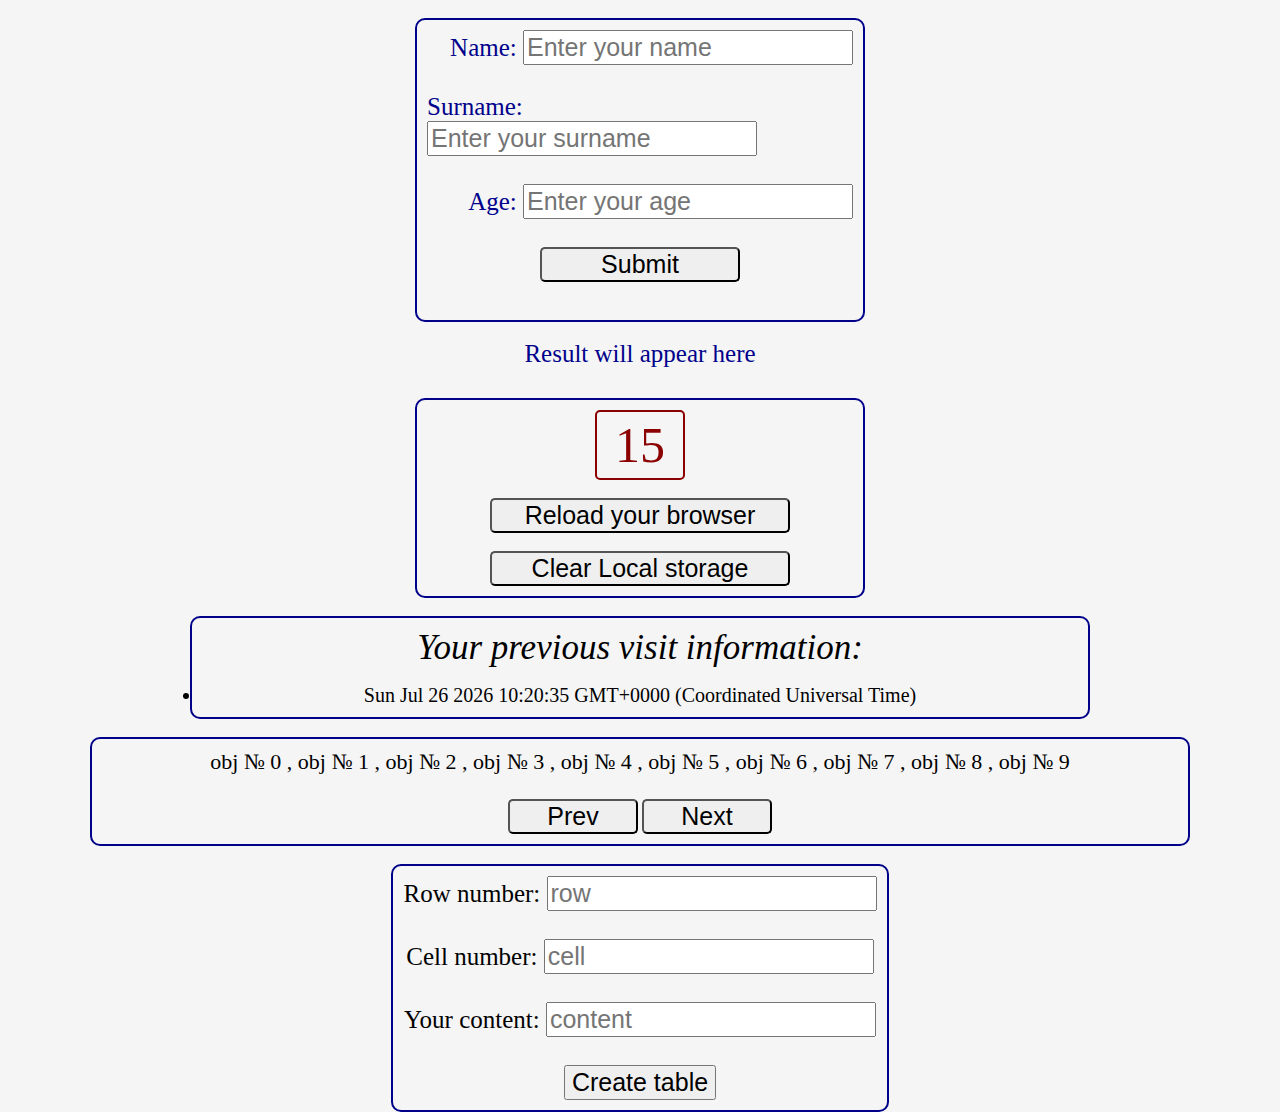
<file: Lesson 10/index.html>
<!doctype html>
<html lang="en">
<head>
    <meta charset="UTF-8">
    <meta name="viewport"
          content="width=device-width, user-scalable=no, initial-scale=1.0, maximum-scale=1.0, minimum-scale=1.0">
    <meta http-equiv="X-UA-Compatible" content="ie=edge">
    <title>Lesson 10</title>
    <link rel="stylesheet" href="main.css">
</head>
<body>
<div class="container"><br>

    <!--    TASK 1-->
    <form class="form">
        <label for="name">Name:
            <input type="text" id="name" placeholder="Enter your name" name="name">
        </label><br>

        <label for="surname">Surname:
            <input type="text" id="surname" placeholder="Enter your surname" name="surname">
        </label><br>

        <label for="age">Age:
            <input type="text" id="age" placeholder="Enter your age" name="age">
        </label><br>

        <input type="button" id="button" value="Submit" onclick="submitForm()"><br>
    </form>
    <br>

    <div id="result">Result will appear here</div>
    <br>

    <!--    TASK 2-->
    <div class="number">
        <div id="counter">15</div>
        <br>
        <input type="button" class="reload" value="Reload your browser" onclick="clear()"><br>
        <input type="button" class="clear" value="Clear Local storage" onclick="clear()">
    </div>
    <br>

    <!--    TASK 3-->
    <div class="visit">
        <p class="paragraph"><i>Your previous visit information:</i></p>
        <div id="info">
            <ul id="session-list"></ul>
        </div>
    </div>
    <br>

    <!--    TASK 4-->
    <div class="show">
        <div id="array"></div>
        <div class="btn">
            <input type="button" class="back" value="Prev">
            <input type="button" class="forward" value="Next">
        </div>
    </div>
    <br>

    <!--    TASK 5-->
    <div class="result">
        <label>Row number:
            <input type="number" id="row" placeholder="row">
        </label><br>
        <label>Cell number:
            <input type="number" id="cell" placeholder="cell">
        </label><br>
        <label>Your content:
            <input type="text" id="content" placeholder="content">
        </label><br>
        <button id="btn" onclick="table()">Create table</button>
        <div id="confirm"></div>
    </div>

</div>
<script src="index.js"></script>
</body>
</html>
</file>
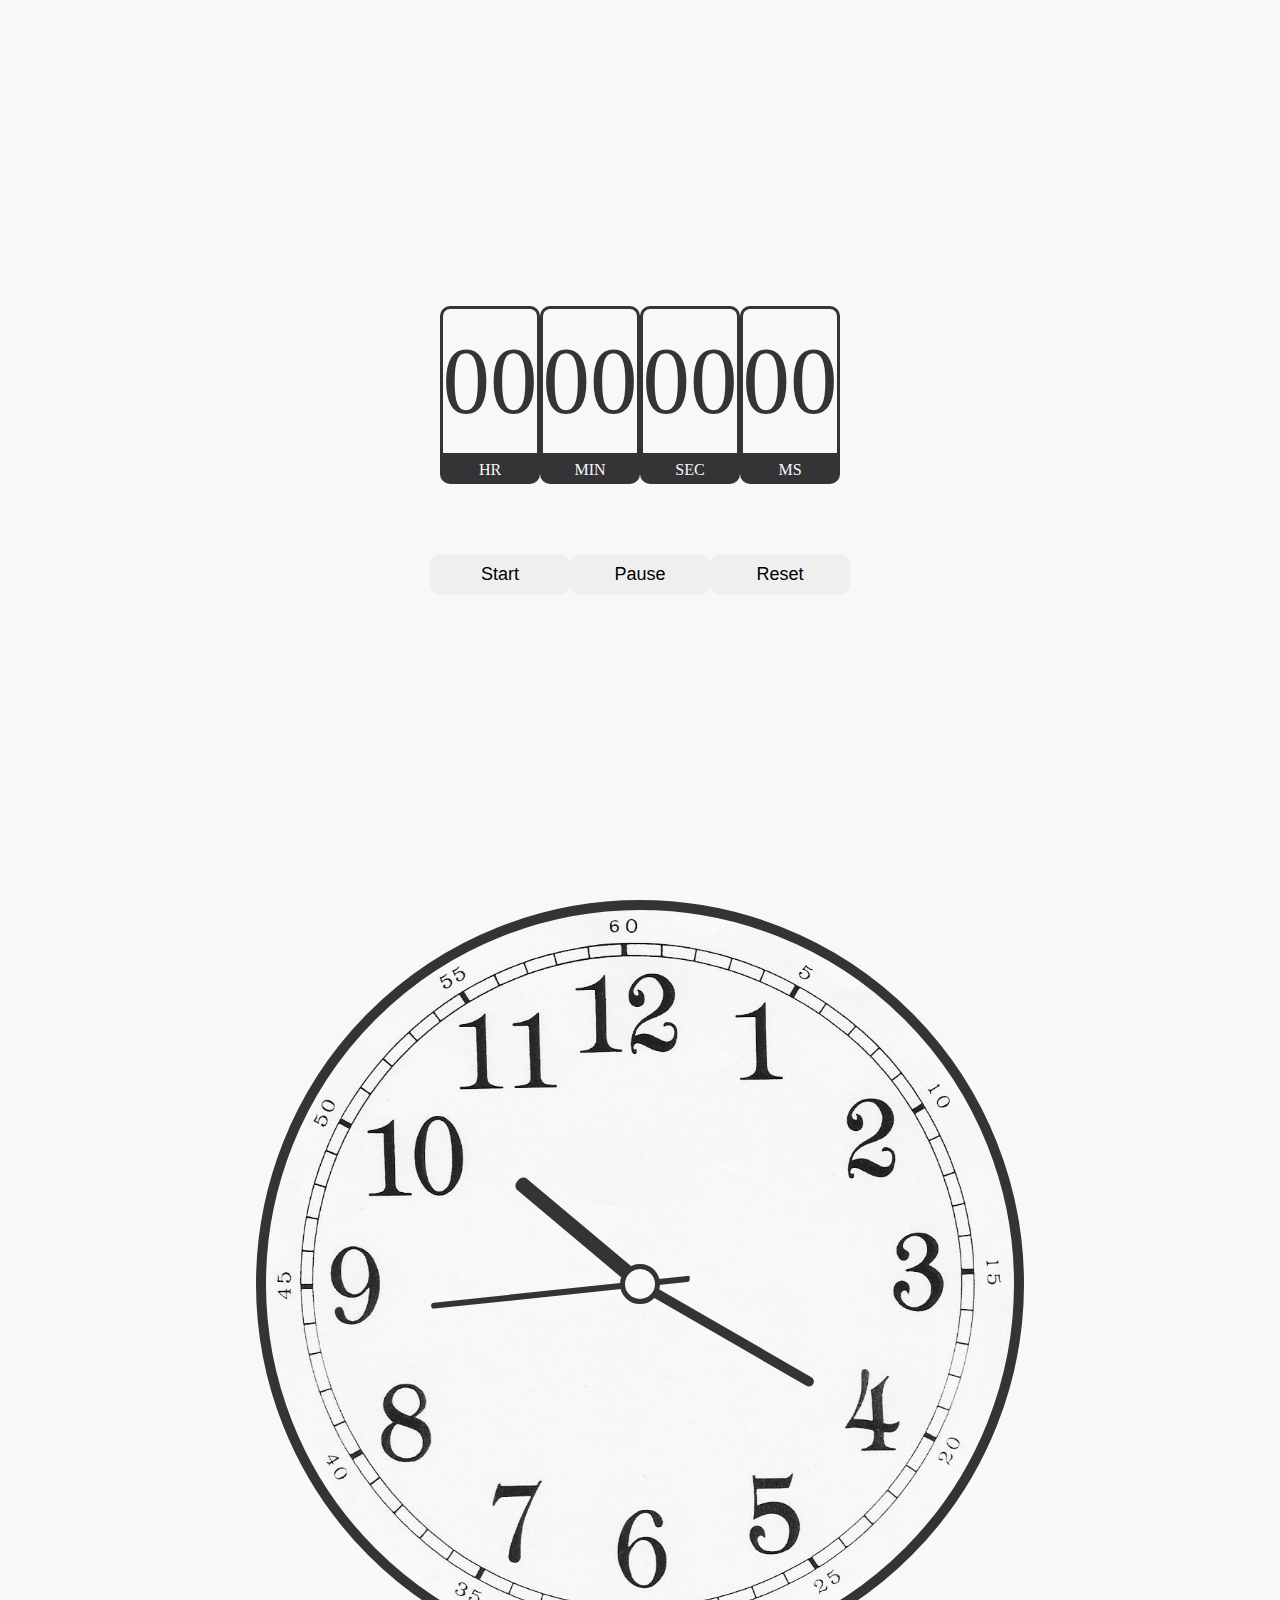
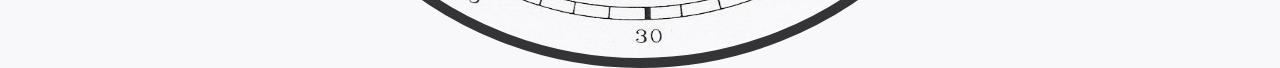
<file: Lesson 7/index.html>
<!doctype html>
<html lang="en">
<head>
    <meta charset="UTF-8">
    <meta name="viewport"
          content="width=device-width, user-scalable=no, initial-scale=1.0, maximum-scale=1.0, minimum-scale=1.0">
    <meta http-equiv="X-UA-Compatible" content="ie=edge">
    <title>Lesson 7</title>
    <link rel="stylesheet" href="./css/main.css">
</head>
<body>

<div class="container">
    <div class="timer">
        <div class="timer_block">
            <div class="time hour">00</div>
            <div class="title">HR</div>
        </div>
        <div class="timer_block">
            <div class="time minute">00</div>
            <div class="title">MIN</div>
        </div>
        <div class="timer_block">
            <div class="time second">00</div>
            <div class="title">SEC</div>
        </div>
        <div class="timer_block">
            <div class="time millisecond">00</div>
            <div class="title">MS</div>
        </div>
    </div>
    <div class="buttons">
        <button class="button start">Start</button>
        <button class="button pause">Pause</button>
        <button class="button stop">Reset</button>
    </div>
</div>


<div class="clock">

    <div class="HH">
        <div class="hours"></div>
    </div>

    <div class="MM">
        <div class="minutes"></div>
    </div>

    <div class="SS">
        <div class="seconds"></div>
    </div>

</div>

<script src="index.js"></script>
</body>
</html>
</file>
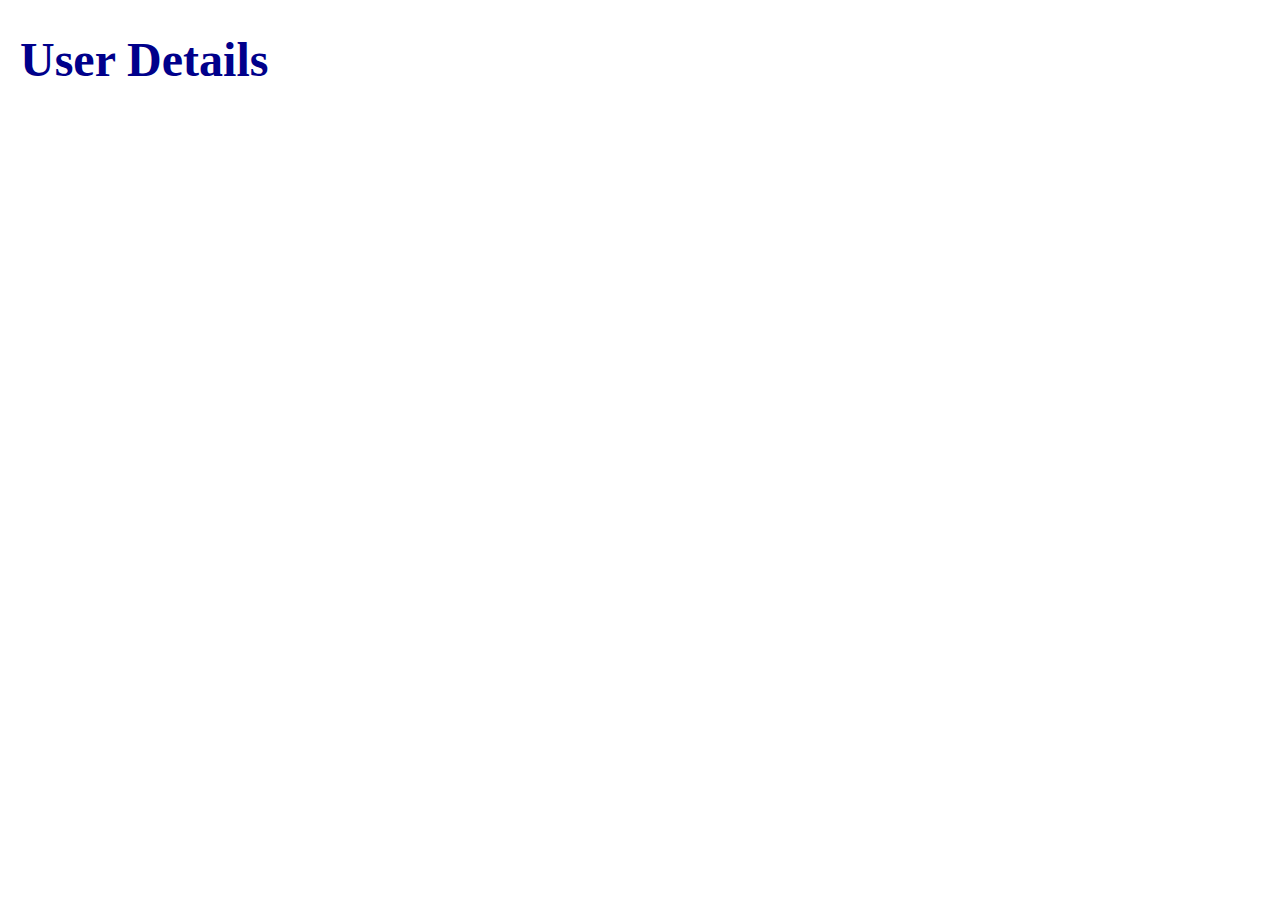
<file: Lesson 12/user-details.html>
<!doctype html>
<html lang="en">
<head>
    <meta charset="UTF-8">
    <meta name="viewport"
          content="width=device-width, user-scalable=no, initial-scale=1.0, maximum-scale=1.0, minimum-scale=1.0">
    <meta http-equiv="X-UA-Compatible" content="ie=edge">
    <title>lesson 12-2</title>
    <link rel="stylesheet" href="main.css">
</head>
<body>

    <h1>User Details</h1>
        <div id="user-details"></div>
    <script src="index.js"></script>
</body>
</html>
</file>
<file: Lesson 10/main.css>
body {
    margin: 0;
    padding: 0;
    background-color: whitesmoke;
}
.container {
    display: flex;
    flex-direction: column;
    justify-content: flex-end;
    align-content: center;
    flex-wrap: wrap;

}
.form {
    color: darkblue;
    margin: 0 auto;
    width: 450px;
    font-size: 25px;
    display: flex;
    flex-direction: column;
    align-items: flex-end;
    box-sizing: border-box;
    border: 2px solid darkblue;
    padding: 10px;
    border-radius: 10px;
}
#name, #surname, #age, #button {
    font-size: 25px;
}
#result {
    font-size: 25px;
    margin: 0 auto;
    height: 40px;
    color: darkblue;
    display: flex;
    justify-content: center;
}
#counter {
    margin: 0 auto;
    display: flex;
    justify-content: center;
    align-items: center;
    width: 90px;
    height: 70px;
    font-size: 50px;
    color: darkred;
    box-sizing: border-box;
    border: 2px solid darkred;
    border-radius: 5px;
}
#button {
    width: 200px;
    margin: 0 auto;
    border-radius: 5px;
    cursor: pointer;
}
.number{
    display: flex;
    margin: 0 auto;
    flex-direction: column;
    box-sizing: border-box;
    border: 2px solid darkblue;
    padding: 10px;
    border-radius: 10px;
    width: 450px;
}
.clear, .reload {
    font-size: 25px;
    width: 300px;
    margin: 0 auto;
    border-radius: 5px;
    cursor: pointer;
}
.visit {
    display: flex;
    flex-direction: column;
    width: 900px;
    box-sizing: border-box;
    border: 2px solid darkblue;
    border-radius: 10px;
    margin: 0 auto;
    padding: 10px;
    text-align: center;
}
.paragraph {
    font-size: 35px;
    margin: 0;
}
li {
    font-size: 20px;
}
.show {
    display: flex;
    justify-content: space-evenly;
    flex-direction: column;
    align-items: center;
    width: 1100px;
    box-sizing: border-box;
    border: 2px solid darkblue;
    border-radius: 10px;
    padding: 10px;
}
.forward, .back {
    font-size: 25px;
    width: 130px;
    cursor: pointer;
    border-radius: 5px;
}
#array {
    display: flex;
    width: 1100px;
    height: 50px;
    font-size: 22px;
    justify-content: center;
}
.table {
    width: 500px;
    height: 100px;

}
#row, #cell, #content, #btn, #confirm {
    font-size: 25px;
}
.result {
    display: flex;
    margin: 0 auto;
    padding: 10px;
    font-size: 25px;
    border-radius: 10px;
    flex-direction: column;
    align-items: center;
    box-sizing: border-box;
    border: 2px solid darkblue;
}
.td {
    background-color: lightskyblue;
    box-sizing: border-box;
    border: 1px solid darkblue;
}
</file>
<file: Lesson 7/css/main.css>
* {
    margin: 0;
    padding: 0;
    box-sizing: border-box;
}

body {
    display: flex;
    justify-content: space-evenly;
    align-items: center;
    flex-direction: row;
    height: 100vh;
    width: 100%;
    background: #f8f8fa;
}

@media (max-width: 1300px) {
    body {
        display: flex;
        flex-direction: column;
        height: 100%;
    }
    .container {
        align-items: center;
    }
}

.container {
    width: 30%;
    height: 100vh;
    display: flex;
    flex-direction: column;
    justify-content: center;

}

.timer {
    display: flex;
    justify-content: space-between;
    align-items: center;
}

.timer_block {
    width: 100px;
    border-bottom-right-radius: 10px;
    border-bottom-left-radius: 10px;
}

.time {
    background-color: #f8f8fa;
    display: flex;
    justify-content: center;
    align-items: center;
    color: #343436;
    height: 150px;
    font-size: 95px;
    border: 3px solid #343436;
    border-top-left-radius: 10px;
    border-top-right-radius: 10px;
}

.title {
    background-color: #343436;
    padding: 5px;
    border-bottom-right-radius: 10px;
    border-bottom-left-radius: 10px;
    text-align: center;
    color: #f8f8fa;
}

.buttons {
    display: flex;
    justify-content: space-between;
    align-items: center;
    max-width: 800px;
    margin-top: 70px;
}

.button {
    border: none;
    border-radius: 10px;
    font-size: 18px;
    padding: 10px;
    width: 140px;
    transition: .3s ease-in-out;
    cursor: pointer;
}

.start .stop .pause {
    color: #343436;
}

.start:hover {
    background-color: #343436;
    color: #f8f8fa;
}

.stop:hover {
    background-color: #343436;
    color: #f8f8fa;
}

.pause:hover {
    background-color: #343436;
    color: #f8f8fa;
}

.clock {
    width: 768px;
    height: 768px;
    display: flex;
    justify-content: center;
    align-items: center;
    background: url("clock-font.jpg") center / cover;
    border: 10px solid #343436;
    border-radius: 50%;
    position: relative;
}

.clock:before {
    content: '';
    position: absolute;
    width: 30px;
    height: 30px;
    border-radius: 50%;
    border: 5px solid #343436;
    background: #f8f8fa;
    z-index: 111;
}

.clock .HH {
    position: absolute;
}

.clock .HH .hours {
    width: 320px;
    height: 320px;
    display: flex;
    justify-content: center;
    position: relative;
    border-radius: 50%;
}

.clock .HH .hours:before {
    content: '';
    position: absolute;
    width: 15px;
    height: 160px;
    z-index: 10;
    border-radius: 6px 6px 0;
    background: #343436;
}

.clock .MM {
    position: absolute;
}

.clock .MM .minutes {
    width: 400px;
    height: 400px;
    display: flex;
    justify-content: center;
    position: relative;
    border-radius: 50%;
}

.clock .MM .minutes:before {
    content: '';
    position: absolute;
    width: 10px;
    height: 200px;
    z-index: 11;
    border-radius: 6px 6px 0;
    background: #343436;
}

.clock .SS {
    position: absolute;
}

.clock .SS .seconds {
    width: 420px;
    height: 420px;
    display: flex;
    justify-content: center;
    position: relative;
    border-radius: 50%;
}

.clock .SS .seconds:before {
    content: '';
    position: absolute;
    width: 6px;
    height: 260px;
    z-index: 12;
    border-radius: 6px 6px 0;
    background: #343436;
}
</file>
<file: Lesson 12/main.css>
body {
    margin: 20px;
    padding: 0;
    font-size: 24px;
    color: darkblue;
    box-sizing: border-box;
}

tr {
display: flex;
}
</file>
